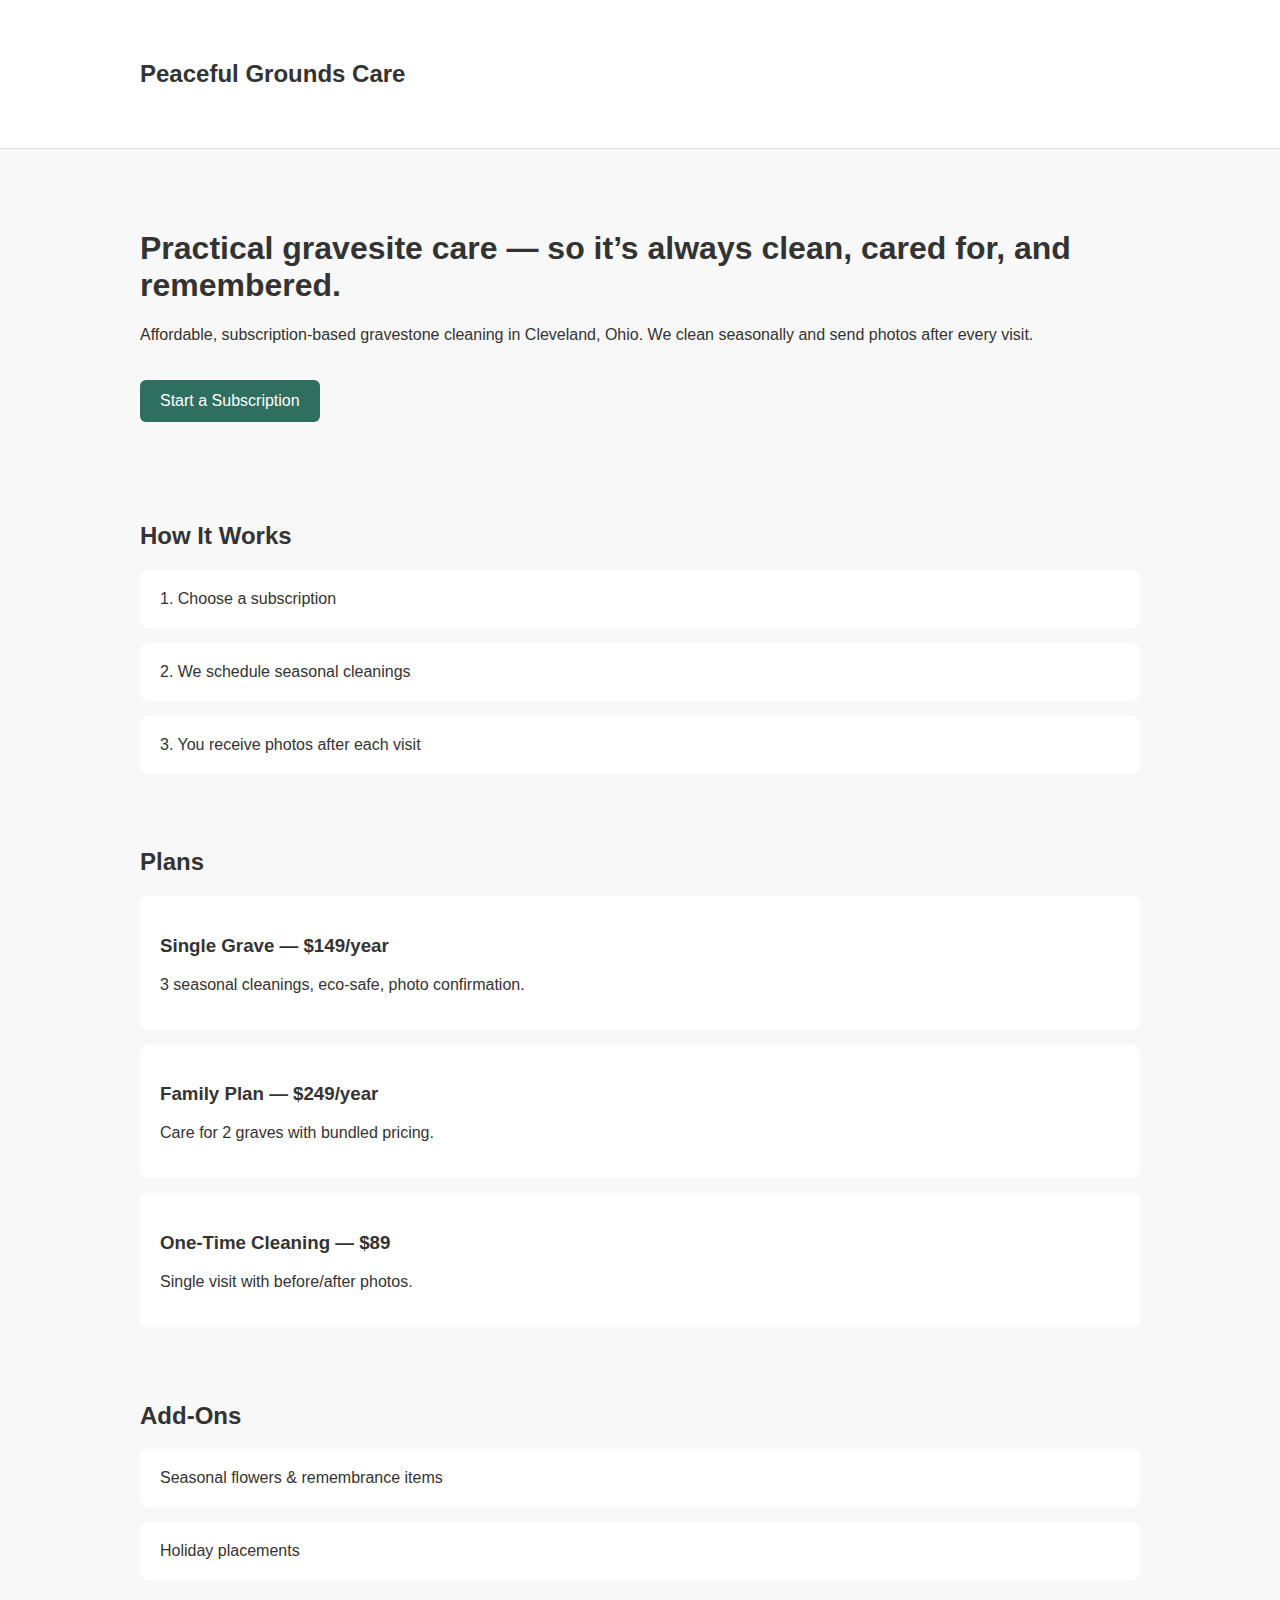
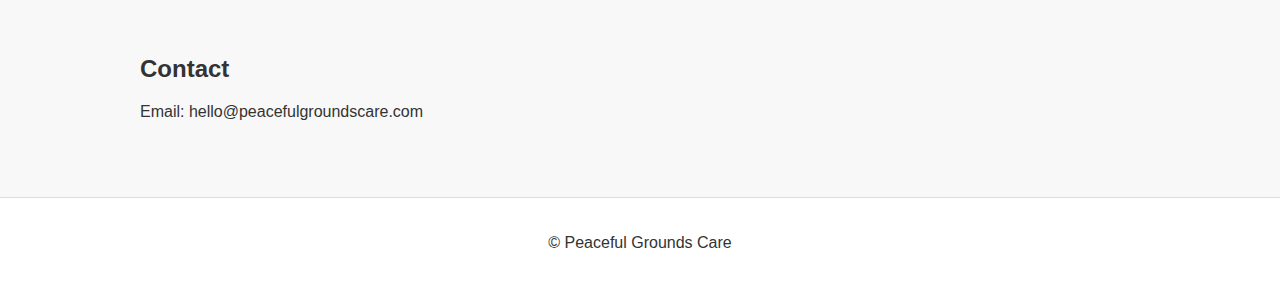
<file: index.html>
<!DOCTYPE html>
<html lang="en">
<head>
<meta charset="UTF-8" />
<meta name="viewport" content="width=device-width, initial-scale=1.0" />
<title>Peaceful Grounds Care</title>
<style>
body {
  font-family: Arial, sans-serif;
  margin: 0;
  background: #f8f8f8;
  color: #333;
}
header {
  background: white;
  padding: 20px;
  border-bottom: 1px solid #ddd;
}
.container {
  max-width: 1000px;
  margin: auto;
  padding: 20px;
}
.hero {
  padding: 60px 20px;
}
.button {
  display: inline-block;
  padding: 12px 20px;
  background: #2f6f5f;
  color: white;
  text-decoration: none;
  border-radius: 6px;
  margin-top: 20px;
}
.card {
  background: white;
  padding: 20px;
  margin: 15px 0;
  border-radius: 8px;
}
footer {
  background: white;
  padding: 20px;
  margin-top: 40px;
  border-top: 1px solid #ddd;
  text-align: center;
}
</style>
</head>

<body>

<header>
  <div class="container">
    <h2>Peaceful Grounds Care</h2>
  </div>
</header>

<section class="hero container">
  <h1>Practical gravesite care — so it’s always clean, cared for, and remembered.</h1>
  <p>Affordable, subscription-based gravestone cleaning in Cleveland, Ohio. We clean seasonally and send photos after every visit.</p>
  <a class="button" href="#">Start a Subscription</a>
</section>

<section class="container">
  <h2>How It Works</h2>
  <div class="card">1. Choose a subscription</div>
  <div class="card">2. We schedule seasonal cleanings</div>
  <div class="card">3. You receive photos after each visit</div>
</section>

<section class="container">
  <h2>Plans</h2>
  <div class="card">
    <h3>Single Grave — $149/year</h3>
    <p>3 seasonal cleanings, eco-safe, photo confirmation.</p>
  </div>
  <div class="card">
    <h3>Family Plan — $249/year</h3>
    <p>Care for 2 graves with bundled pricing.</p>
  </div>
  <div class="card">
    <h3>One-Time Cleaning — $89</h3>
    <p>Single visit with before/after photos.</p>
  </div>
</section>

<section class="container">
  <h2>Add-Ons</h2>
  <div class="card">Seasonal flowers & remembrance items</div>
  <div class="card">Holiday placements</div>
</section>

<section class="container">
  <h2>Contact</h2>
  <p>Email: hello@peacefulgroundscare.com</p>
</section>

<footer>
  <p>© Peaceful Grounds Care</p>
</footer>

</body>
</html>
</file>
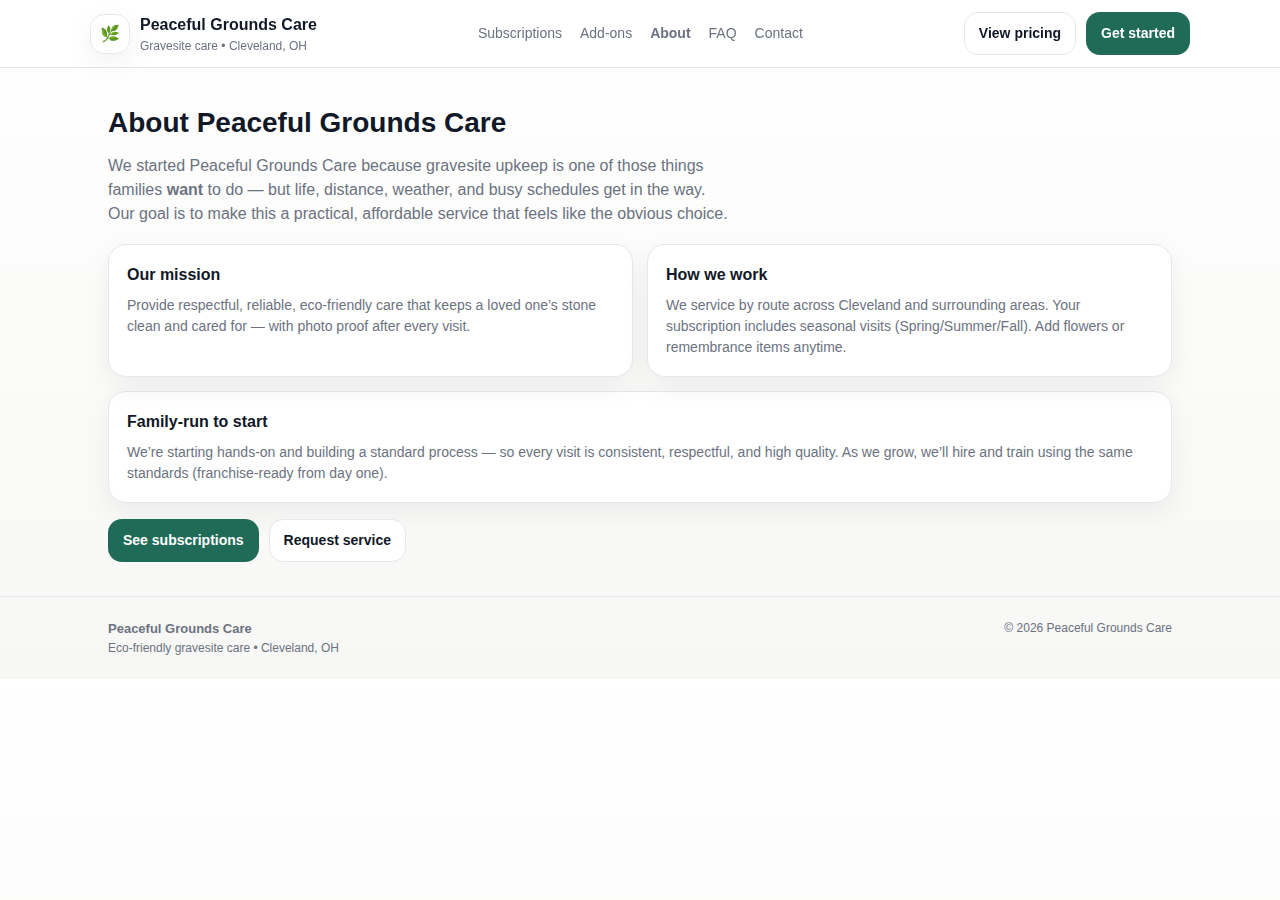
<file: about.html>
<!doctype html>
<html lang="en">
<head>
  <meta charset="utf-8" />
  <meta name="viewport" content="width=device-width, initial-scale=1" />
  <title>About | Peaceful Grounds Care</title>
  <link rel="stylesheet" href="./styles.css" />
</head>
<body>
  <div class="nav">
    <div class="container nav-inner">
      <a class="brand" href="./index.html">
        <div class="logo">🌿</div>
        <div>
          <div class="brand-title">Peaceful Grounds Care</div>
          <div class="brand-sub">Gravesite care • Cleveland, OH</div>
        </div>
      </a>
      <div class="nav-links">
        <a href="./subscriptions.html">Subscriptions</a>
        <a href="./addons.html">Add-ons</a>
        <a href="./about.html"><b>About</b></a>
        <a href="./faq.html">FAQ</a>
        <a href="./contact.html">Contact</a>
      </div>
      <div class="nav-cta">
        <a class="btn btn-ghost" href="./subscriptions.html">View pricing</a>
        <a class="btn btn-primary" href="./contact.html">Get started</a>
      </div>
    </div>
  </div>

  <section class="section">
    <div class="container">
      <h2>About Peaceful Grounds Care</h2>
      <p style="margin-top:8px;max-width:70ch">
        We started Peaceful Grounds Care because gravesite upkeep is one of those things families
        <b>want</b> to do — but life, distance, weather, and busy schedules get in the way.
        Our goal is to make this a practical, affordable service that feels like the obvious choice.
      </p>

      <div class="grid-2">
        <div class="card">
          <h3>Our mission</h3>
          <p>
            Provide respectful, reliable, eco-friendly care that keeps a loved one’s stone clean and cared for —
            with photo proof after every visit.
          </p>
        </div>
        <div class="card">
          <h3>How we work</h3>
          <p>
            We service by route across Cleveland and surrounding areas. Your subscription includes seasonal visits
            (Spring/Summer/Fall). Add flowers or remembrance items anytime.
          </p>
        </div>
      </div>

      <div class="card" style="margin-top:14px">
        <h3>Family-run to start</h3>
        <p>
          We’re starting hands-on and building a standard process — so every visit is consistent, respectful, and high quality.
          As we grow, we’ll hire and train using the same standards (franchise-ready from day one).
        </p>
      </div>

      <div style="margin-top:16px;display:flex;gap:10px;flex-wrap:wrap">
        <a class="btn btn-primary" href="./subscriptions.html">See subscriptions</a>
        <a class="btn btn-ghost" href="./contact.html">Request service</a>
      </div>
    </div>
  </section>

  <footer class="footer">
    <div class="container">
      <div class="row">
        <div><b>Peaceful Grounds Care</b><div class="small">Eco-friendly gravesite care • Cleveland, OH</div></div>
        <div class="small">© <span id="y"></span> Peaceful Grounds Care</div>
      </div>
    </div>
  </footer>

  <script>document.getElementById("y").textContent = new Date().getFullYear();</script>
</body>
</html>
</file>
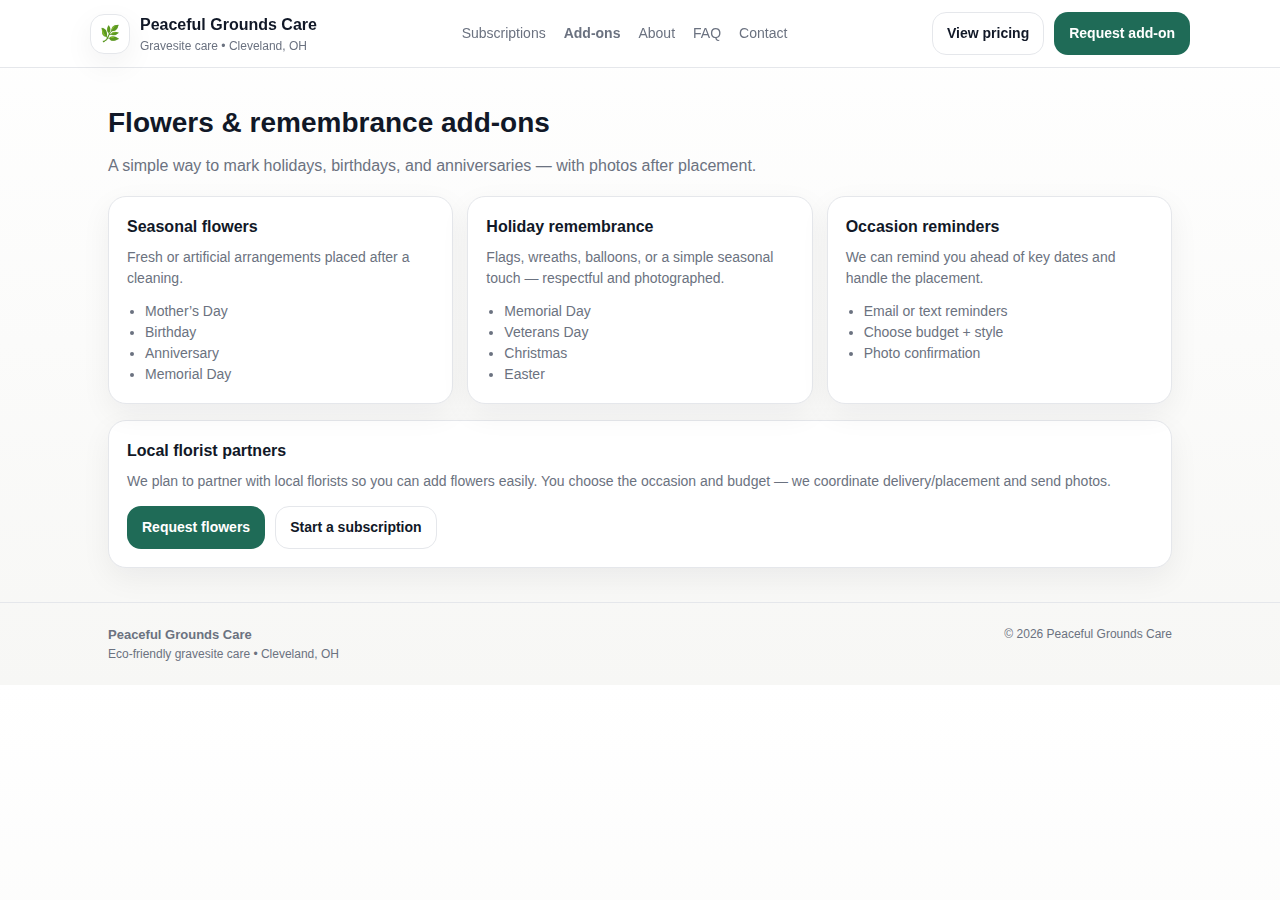
<file: addons.html>
<!doctype html>
<html lang="en">
<head>
  <meta charset="utf-8" />
  <meta name="viewport" content="width=device-width, initial-scale=1" />
  <title>Add-ons | Peaceful Grounds Care</title>
  <link rel="stylesheet" href="./styles.css" />
</head>
<body>
  <div class="nav">
    <div class="container nav-inner">
      <a class="brand" href="./index.html">
        <div class="logo">🌿</div>
        <div>
          <div class="brand-title">Peaceful Grounds Care</div>
          <div class="brand-sub">Gravesite care • Cleveland, OH</div>
        </div>
      </a>
      <div class="nav-links">
        <a href="./subscriptions.html">Subscriptions</a>
        <a href="./addons.html"><b>Add-ons</b></a>
        <a href="./about.html">About</a>
        <a href="./faq.html">FAQ</a>
        <a href="./contact.html">Contact</a>
      </div>
      <div class="nav-cta">
        <a class="btn btn-ghost" href="./subscriptions.html">View pricing</a>
        <a class="btn btn-primary" href="./contact.html">Request add-on</a>
      </div>
    </div>
  </div>

  <section class="section">
    <div class="container">
      <h2>Flowers & remembrance add-ons</h2>
      <p style="margin-top:8px">A simple way to mark holidays, birthdays, and anniversaries — with photos after placement.</p>

      <div class="grid-3">
        <div class="card">
          <h3>Seasonal flowers</h3>
          <p>Fresh or artificial arrangements placed after a cleaning.</p>
          <ul>
            <li>Mother’s Day</li>
            <li>Birthday</li>
            <li>Anniversary</li>
            <li>Memorial Day</li>
          </ul>
        </div>
        <div class="card">
          <h3>Holiday remembrance</h3>
          <p>Flags, wreaths, balloons, or a simple seasonal touch — respectful and photographed.</p>
          <ul>
            <li>Memorial Day</li>
            <li>Veterans Day</li>
            <li>Christmas</li>
            <li>Easter</li>
          </ul>
        </div>
        <div class="card">
          <h3>Occasion reminders</h3>
          <p>We can remind you ahead of key dates and handle the placement.</p>
          <ul>
            <li>Email or text reminders</li>
            <li>Choose budget + style</li>
            <li>Photo confirmation</li>
          </ul>
        </div>
      </div>

      <div class="card" style="margin-top:16px">
        <h3>Local florist partners</h3>
        <p>
          We plan to partner with local florists so you can add flowers easily.
          You choose the occasion and budget — we coordinate delivery/placement and send photos.
        </p>
        <div style="margin-top:14px;display:flex;gap:10px;flex-wrap:wrap">
          <a class="btn btn-primary" href="./contact.html">Request flowers</a>
          <a class="btn btn-ghost" href="./subscriptions.html">Start a subscription</a>
        </div>
      </div>
    </div>
  </section>

  <footer class="footer">
    <div class="container">
      <div class="row">
        <div><b>Peaceful Grounds Care</b><div class="small">Eco-friendly gravesite care • Cleveland, OH</div></div>
        <div class="small">© <span id="y"></span> Peaceful Grounds Care</div>
      </div>
    </div>
  </footer>

  <script>document.getElementById("y").textContent = new Date().getFullYear();</script>
</body>
</html>
</file>
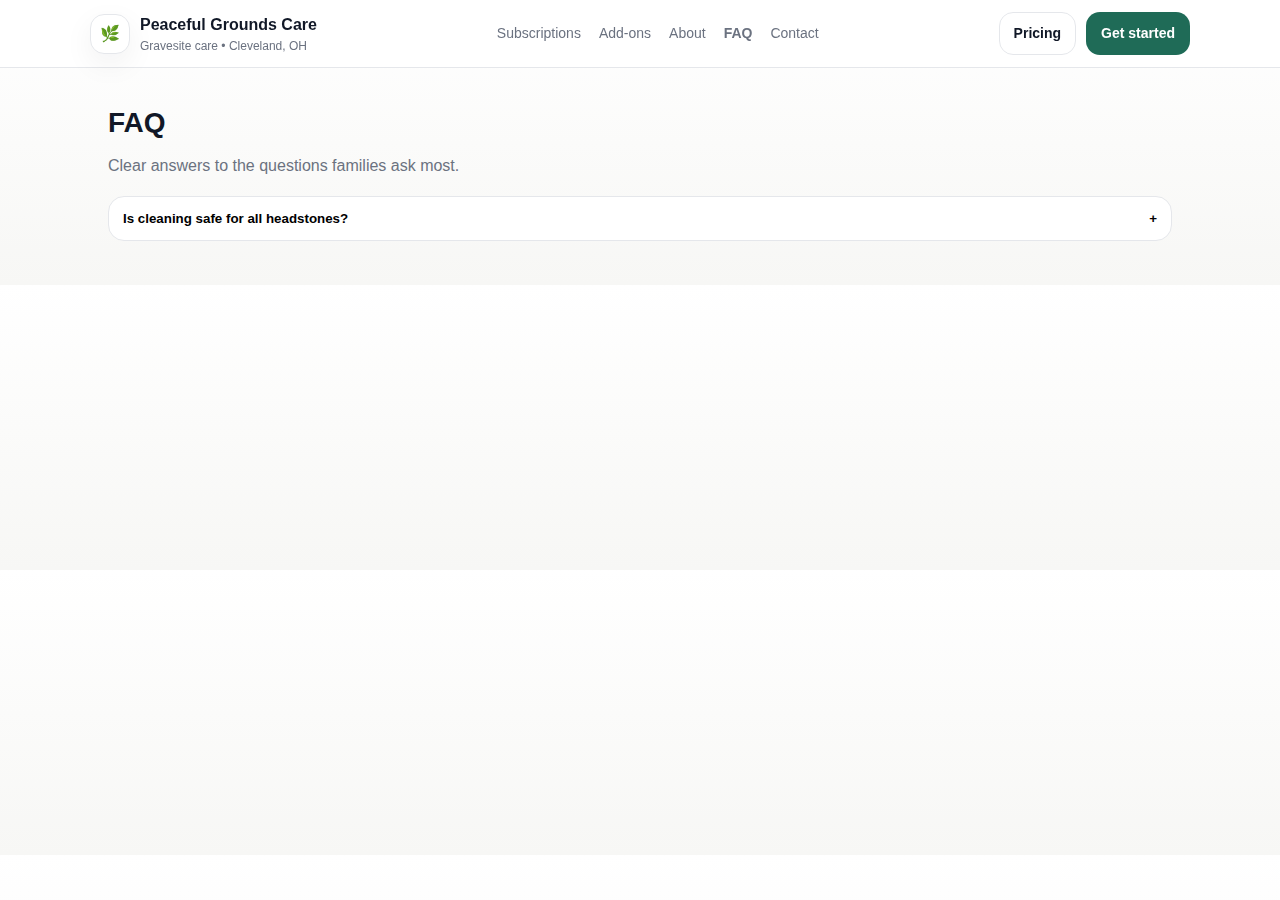
<file: faq.html>
<!doctype html>
<html lang="en">
<head>
  <meta charset="utf-8" />
  <meta name="viewport" content="width=device-width, initial-scale=1" />
  <title>FAQ | Peaceful Grounds Care</title>
  <link rel="stylesheet" href="./styles.css" />
</head>
<body>
  <div class="nav">
    <div class="container nav-inner">
      <a class="brand" href="./index.html">
        <div class="logo">🌿</div>
        <div>
          <div class="brand-title">Peaceful Grounds Care</div>
          <div class="brand-sub">Gravesite care • Cleveland, OH</div>
        </div>
      </a>
      <div class="nav-links">
        <a href="./subscriptions.html">Subscriptions</a>
        <a href="./addons.html">Add-ons</a>
        <a href="./about.html">About</a>
        <a href="./faq.html"><b>FAQ</b></a>
        <a href="./contact.html">Contact</a>
      </div>
      <div class="nav-cta">
        <a class="btn btn-ghost" href="./subscriptions.html">Pricing</a>
        <a class="btn btn-primary" href="./contact.html">Get started</a>
      </div>
    </div>
  </div>

  <section class="section">
    <div class="container">
      <h2>FAQ</h2>
      <p style="margin-top:8px">Clear answers to the questions families ask most.</p>

      <div class="faq" style="margin-top:18px">
        <div class="item">
          <button data-faq>Is cleaning safe for all headstones? <span>+</span></button>
          <div class="answer">
            We use gentle, stone-safe methods and avoid harsh chemicals and abrasive tools. Very old, fragile, or specialty stones may require modified care — we’ll note any concerns first.
          </div
</file>
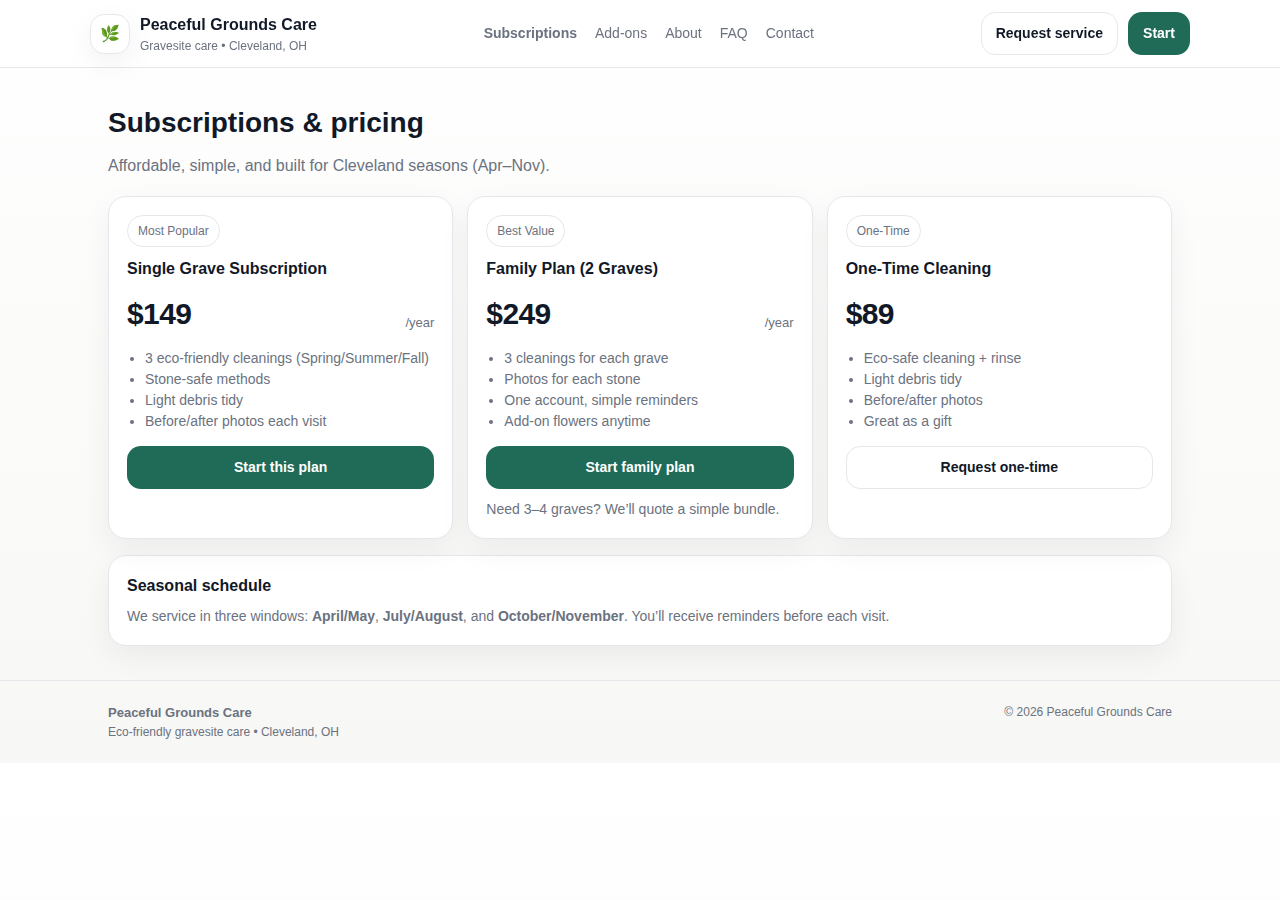
<file: subscriptions.html>
<!doctype html>
<html lang="en">
<head>
  <meta charset="utf-8" />
  <meta name="viewport" content="width=device-width, initial-scale=1" />
  <title>Subscriptions | Peaceful Grounds Care</title>
  <link rel="stylesheet" href="./styles.css" />
</head>
<body>
  <div class="nav">
    <div class="container nav-inner">
      <a class="brand" href="./index.html">
        <div class="logo">🌿</div>
        <div>
          <div class="brand-title">Peaceful Grounds Care</div>
          <div class="brand-sub">Gravesite care • Cleveland, OH</div>
        </div>
      </a>
      <div class="nav-links">
        <a href="./subscriptions.html"><b>Subscriptions</b></a>
        <a href="./addons.html">Add-ons</a>
        <a href="./about.html">About</a>
        <a href="./faq.html">FAQ</a>
        <a href="./contact.html">Contact</a>
      </div>
      <div class="nav-cta">
        <a class="btn btn-ghost" href="./contact.html">Request service</a>
        <a class="btn btn-primary" href="./contact.html">Start</a>
      </div>
    </div>
  </div>

  <section class="section">
    <div class="container">
      <h2>Subscriptions & pricing</h2>
      <p style="margin-top:8px">Affordable, simple, and built for Cleveland seasons (Apr–Nov).</p>

      <div class="grid-3">
        <div class="card">
          <div class="badge">Most Popular</div>
          <h3 style="margin-top:10px">Single Grave Subscription</h3>
          <div class="price">
            <div class="big">$149</div><div class="small">/year</div>
          </div>
          <ul>
            <li>3 eco-friendly cleanings (Spring/Summer/Fall)</li>
            <li>Stone-safe methods</li>
            <li>Light debris tidy</li>
            <li>Before/after photos each visit</li>
          </ul>
          <div style="margin-top:14px">
            <a class="btn btn-primary" style="width:100%" href="./contact.html">Start this plan</a>
          </div>
        </div>

        <div class="card">
          <div class="badge">Best Value</div>
          <h3 style="margin-top:10px">Family Plan (2 Graves)</h3>
          <div class="price">
            <div class="big">$249</div><div class="small">/year</div>
          </div>
          <ul>
            <li>3 cleanings for each grave</li>
            <li>Photos for each stone</li>
            <li>One account, simple reminders</li>
            <li>Add-on flowers anytime</li>
          </ul>
          <div style="margin-top:14px">
            <a class="btn btn-primary" style="width:100%" href="./contact.html">Start family plan</a>
          </div>
          <p class="small" style="margin-top:10px">Need 3–4 graves? We’ll quote a simple bundle.</p>
        </div>

        <div class="card">
          <div class="badge">One-Time</div>
          <h3 style="margin-top:10px">One-Time Cleaning</h3>
          <div class="price">
            <div class="big">$89</div><div class="small">&nbsp;</div>
          </div>
          <ul>
            <li>Eco-safe cleaning + rinse</li>
            <li>Light debris tidy</li>
            <li>Before/after photos</li>
            <li>Great as a gift</li>
          </ul>
          <div style="margin-top:14px">
            <a class="btn btn-ghost" style="width:100%" href="./contact.html">Request one-time</a>
          </div>
        </div>
      </div>

      <div class="card" style="margin-top:16px">
        <h3>Seasonal schedule</h3>
        <p>We service in three windows: <b>April/May</b>, <b>July/August</b>, and <b>October/November</b>. You’ll receive reminders before each visit.</p>
      </div>
    </div>
  </section>

  <footer class="footer">
    <div class="container">
      <div class="row">
        <div><b>Peaceful Grounds Care</b><div class="small">Eco-friendly gravesite care • Cleveland, OH</div></div>
        <div class="small">© <span id="y"></span> Peaceful Grounds Care</div>
      </div>
    </div>
  </footer>

  <script>document.getElementById("y").textContent = new Date().getFullYear();</script>
</body>
</html>
</file>
<file: styles.css>
:root{
  --bg:#f7f7f5;
  --card:#ffffff;
  --text:#111827;
  --muted:#6b7280;
  --line:#e5e7eb;
  --brand:#1f6b57;
  --brand2:#165243;
  --shadow: 0 10px 30px rgba(17,24,39,.06);
  --radius:18px;
  --max:1100px;
}

*{box-sizing:border-box}
html,body{margin:0;padding:0}
body{
  font-family:-apple-system,BlinkMacSystemFont,"Segoe UI",Inter,Roboto,Arial,sans-serif;
  color:var(--text);
  background:linear-gradient(180deg,#ffffff, var(--bg));
  line-height:1.5;
}

a{color:inherit;text-decoration:none}
img{max-width:100%;display:block;border-radius:16px}

.container{max-width:var(--max);margin:0 auto;padding:0 18px}
.nav{
  position:sticky;top:0;z-index:50;
  background:rgba(255,255,255,.82);
  backdrop-filter: blur(10px);
  border-bottom:1px solid var(--line);
}
.nav-inner{
  display:flex;align-items:center;justify-content:space-between;
  padding:12px 0;
}
.brand{
  display:flex;align-items:center;gap:10px;
}
.logo{
  width:40px;height:40px;border-radius:14px;
  border:1px solid var(--line);background:#fff;
  display:grid;place-items:center;
  box-shadow:var(--shadow);
}
.brand-title{font-weight:700}
.brand-sub{font-size:12px;color:var(--muted)}

.nav-links{display:flex;gap:18px;align-items:center}
.nav-links a{font-size:14px;color:var(--muted)}
.nav-links a:hover{color:var(--text)}
.nav-cta{display:flex;gap:10px;align-items:center}

.btn{
  display:inline-flex;align-items:center;justify-content:center;
  gap:8px;
  padding:10px 14px;border-radius:14px;
  border:1px solid var(--line);
  font-weight:600;font-size:14px;
  cursor:pointer;
}
.btn-primary{
  background:var(--brand);color:white;border-color:transparent;
}
.btn-primary:hover{background:var(--brand2)}
.btn-ghost{background:#fff}
.btn-ghost:hover{background:#fafafa}
.badge{
  display:inline-flex;align-items:center;
  padding:6px 10px;border-radius:999px;
  border:1px solid var(--line);
  background:rgba(255,255,255,.75);
  font-size:12px;color:var(--muted);
  gap:8px;
}

.hero{
  padding:56px 0 26px;
}
.hero-grid{
  display:grid;gap:22px;
  grid-template-columns: 1.2fr .8fr;
}
@media(max-width:900px){
  .hero-grid{grid-template-columns:1fr}
  .nav-links{display:none}
}
.h1{
  font-size:44px;line-height:1.07;letter-spacing:-.02em;
  margin:14px 0 12px;
}
@media(max-width:520px){.h1{font-size:36px}}
.lead{color:var(--muted);font-size:16px;max-width:52ch}
.hero-card{
  background:var(--card);border:1px solid var(--line);
  border-radius:var(--radius);
  box-shadow:var(--shadow);
  padding:18px;
}
.kpis{display:grid;grid-template-columns:1fr 1fr;gap:10px;margin-top:18px}
.kpi{
  border:1px solid var(--line);border-radius:16px;background:#fff;
  padding:12px;
}
.kpi .label{font-size:12px;color:var(--muted)}
.kpi .value{font-weight:700;margin-top:4px}

.section{padding:34px 0}
.section h2{font-size:28px;margin:0 0 10px}
.section p{color:var(--muted);margin:0}

.grid-3{display:grid;grid-template-columns:repeat(3,1fr);gap:14px;margin-top:18px}
.grid-2{display:grid;grid-template-columns:repeat(2,1fr);gap:14px;margin-top:18px}
@media(max-width:900px){.grid-3,.grid-2{grid-template-columns:1fr}}

.card{
  background:var(--card);
  border:1px solid var(--line);
  border-radius:var(--radius);
  box-shadow:var(--shadow);
  padding:18px;
}
.card h3{margin:0 0 8px;font-size:16px}
.card p{margin:0;color:var(--muted);font-size:14px}
.card ul{margin:12px 0 0;padding-left:18px;color:var(--muted);font-size:14px}
.price{
  display:flex;align-items:flex-end;justify-content:space-between;margin-top:10px
}
.price .big{font-size:30px;font-weight:800;letter-spacing:-.02em}
.price .small{font-size:13px;color:var(--muted);padding-bottom:4px}

.hr{border:0;border-top:1px solid var(--line);margin:18px 0}

.split{
  display:grid;grid-template-columns:1fr 1fr;gap:18px;align-items:stretch;
}
@media(max-width:900px){.split{grid-template-columns:1fr}}

.form input,.form textarea,.form select{
  width:100%;
  padding:12px 12px;
  border-radius:14px;
  border:1px solid var(--line);
  background:white;
  font-size:14px;
}
.form label{display:block;font-size:12px;color:var(--muted);margin:12px 0 6px}
.form textarea{min-height:110px;resize:vertical}

.footer{
  border-top:1px solid var(--line);
  padding:22px 0;
  color:var(--muted);
  font-size:13px;
}
.footer .row{display:flex;justify-content:space-between;gap:16px;flex-wrap:wrap}
.small{font-size:12px;color:var(--muted)}
.link{color:var(--brand);font-weight:600}
.link:hover{text-decoration:underline}

.faq button{
  width:100%;
  text-align:left;
  background:#fff;
  border:1px solid var(--line);
  border-radius:16px;
  padding:14px 14px;
  font-weight:700;
  display:flex;justify-content:space-between;gap:10px;
  cursor:pointer;
}
.faq .answer{
  padding:10px 12px 0;
  color:var(--muted);
  font-size:14px;
  display:none;
}
.faq .item{margin-bottom:10px}
.faq .item.open .answer{display:block}
</file>
